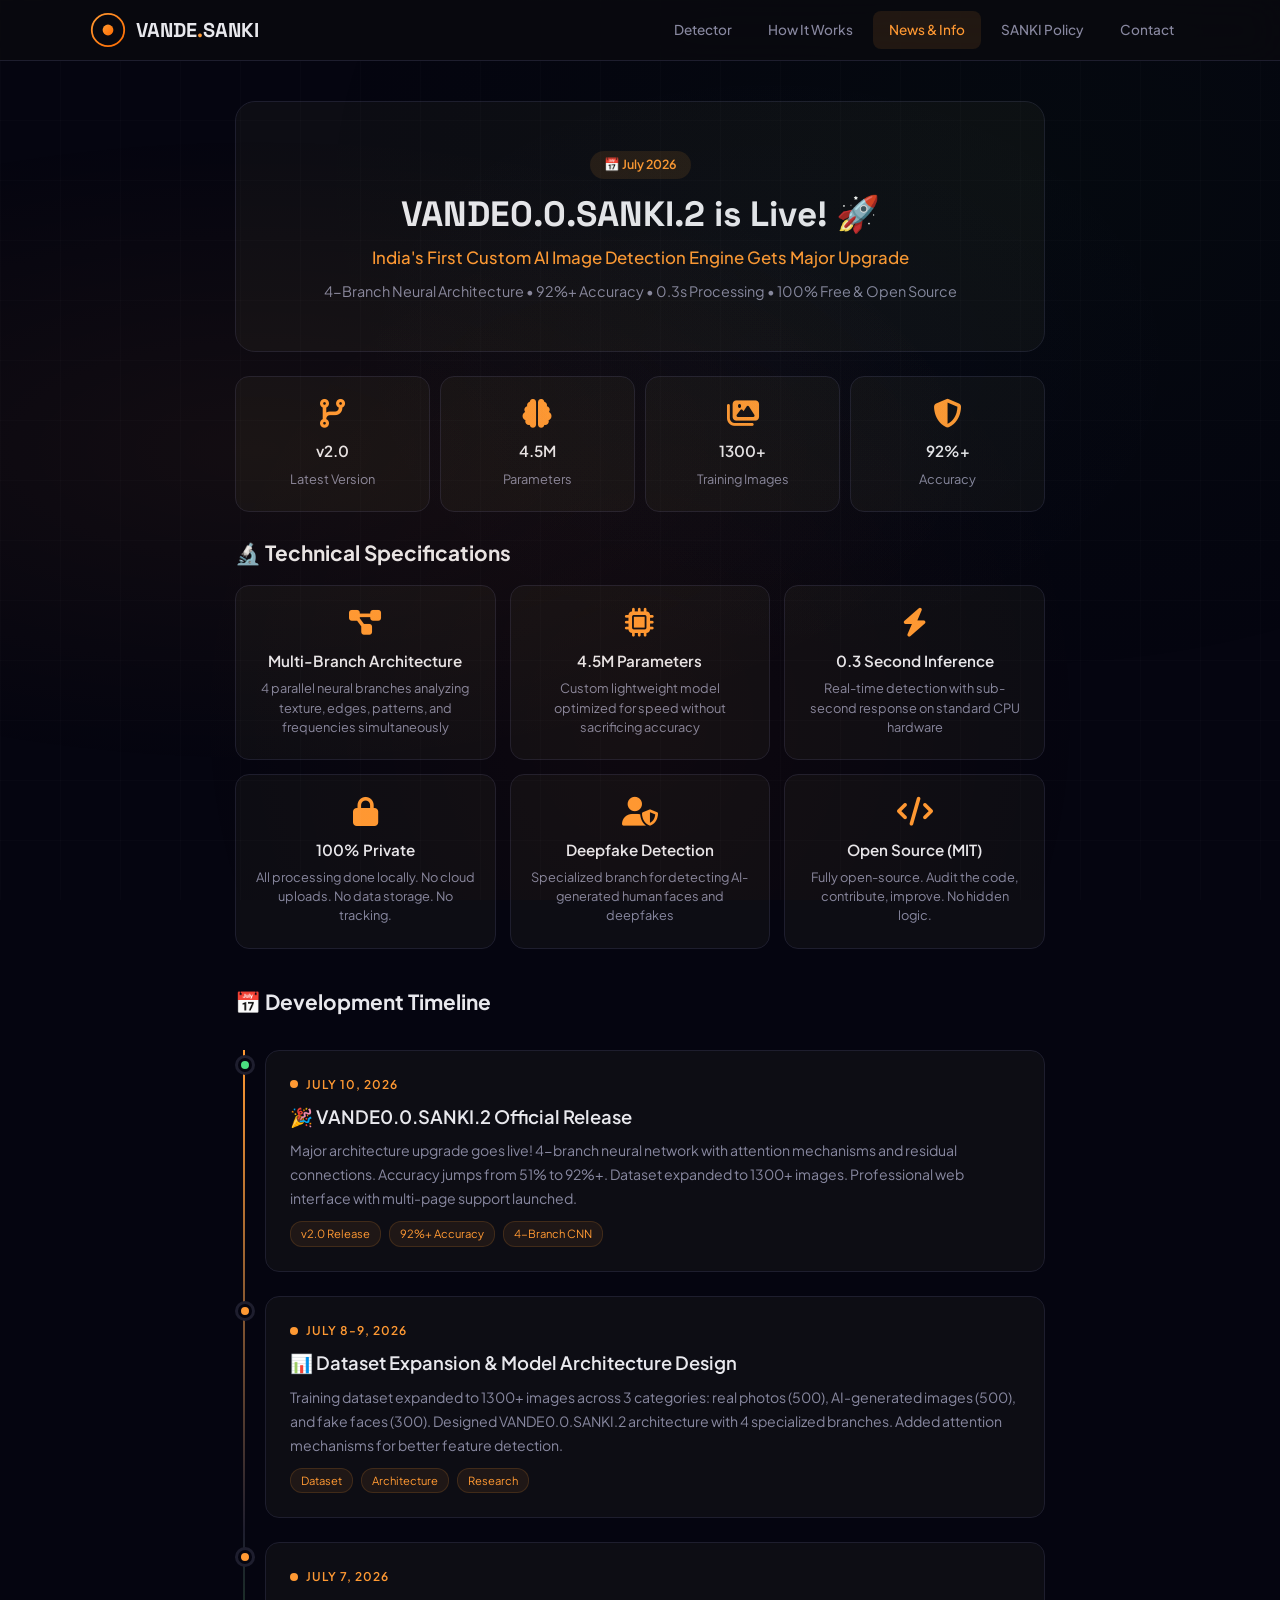
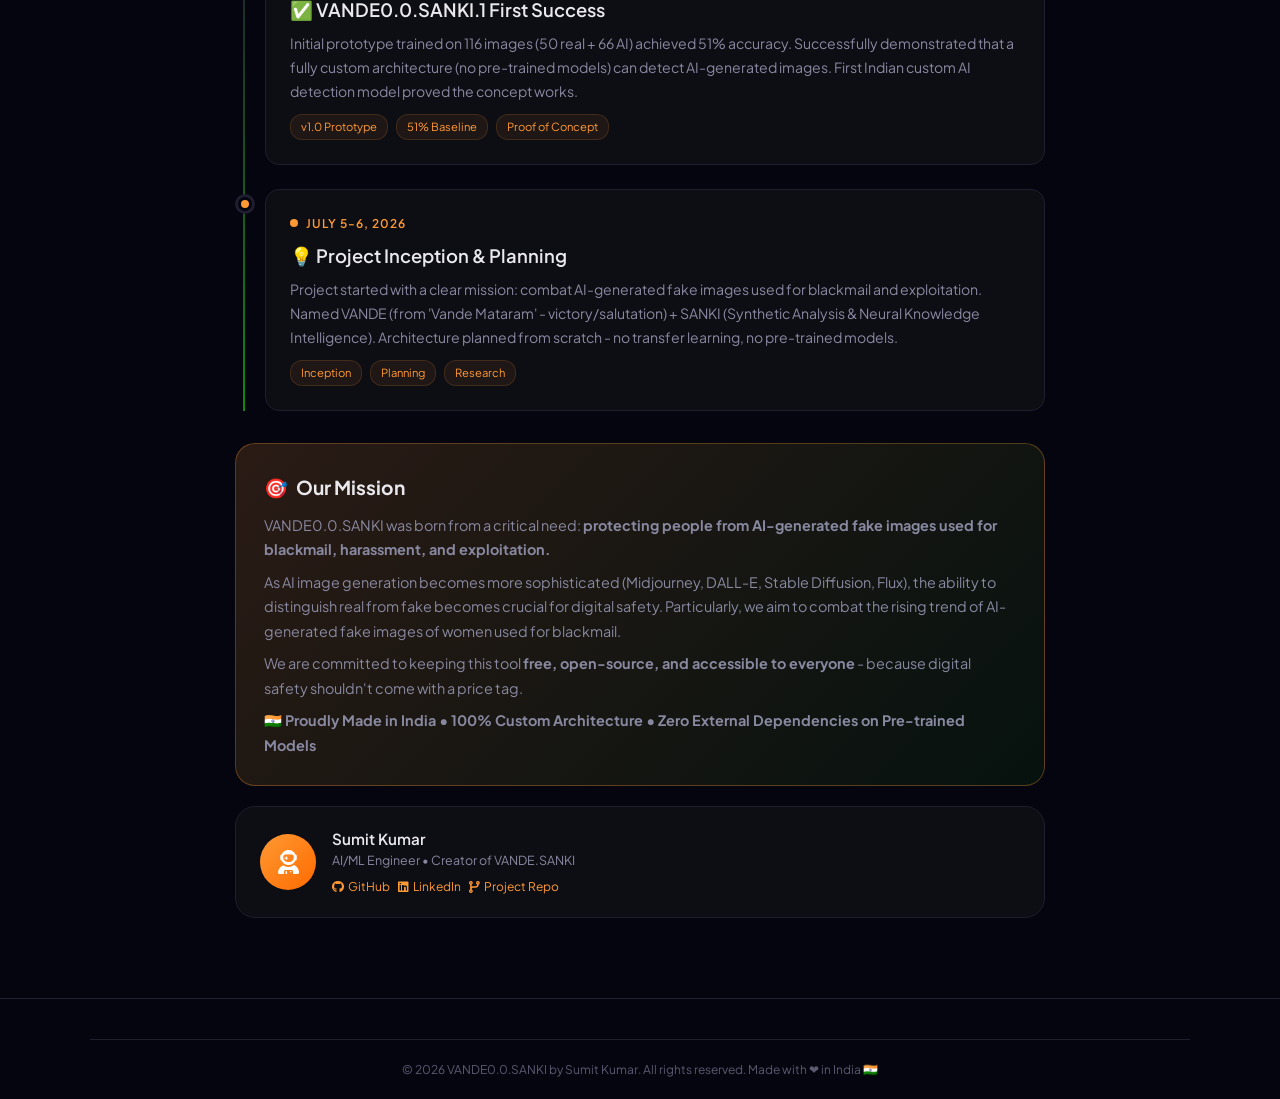
<file: webapp/about.html>
<!DOCTYPE html>
<html lang="en">
<head>
    <meta charset="UTF-8">
    <meta name="viewport" content="width=device-width, initial-scale=1.0">
    <title>About VANDE0.0.SANKI | News & Information</title>
    <meta name="description" content="Learn about VANDE0.0.SANKI - India's First Custom AI Image Detection Engine. Development timeline, technical specs, and mission.">
    <link href="https://fonts.googleapis.com/css2?family=Plus+Jakarta+Sans:wght@300;400;500;600;700;800&family=Space+Grotesk:wght@400;500;600;700&display=swap" rel="stylesheet">
    <link rel="stylesheet" href="https://cdnjs.cloudflare.com/ajax/libs/font-awesome/6.5.1/css/all.min.css">
    <link rel="stylesheet" href="style.css">
    <style>
        .about-container { max-width: 850px; margin: 0 auto; padding: 40px 20px; }
        
        .news-hero { 
            text-align: center; 
            padding: 48px 20px; 
            background: var(--card); 
            border: 1px solid var(--border); 
            border-radius: var(--radius-lg); 
            margin-bottom: 24px; 
        }
        .news-hero .date-badge {
            display: inline-block;
            background: rgba(255,153,51,0.1);
            color: var(--saffron);
            padding: 4px 14px;
            border-radius: 20px;
            font-size: 0.78rem;
            font-weight: 600;
            margin-bottom: 12px;
        }
        .news-hero h1 { 
            font-size: 2.2rem; 
            font-family: 'Space Grotesk', sans-serif; 
            margin-bottom: 8px;
            line-height: 1.3;
        }
        .news-hero .tagline { 
            color: var(--saffron); 
            font-weight: 500;
            font-size: 1.05rem;
        }
        .news-hero .subtitle {
            color: var(--text-secondary);
            margin-top: 8px;
            font-size: 0.9rem;
        }
        
        .news-card { 
            background: var(--card); 
            border: 1px solid var(--border); 
            border-radius: var(--radius-md); 
            padding: 24px; 
            margin-bottom: 16px; 
            transition: var(--transition); 
        }
        .news-card:hover { 
            border-color: rgba(255,153,51,0.3); 
            transform: translateY(-2px);
            box-shadow: 0 8px 25px rgba(0,0,0,0.2);
        }
        .news-card .date { 
            font-size: 0.75rem; 
            color: var(--saffron); 
            font-weight: 600; 
            text-transform: uppercase; 
            letter-spacing: 1px;
            display: flex;
            align-items: center;
            gap: 8px;
        }
        .news-card .date::before {
            content: '';
            width: 8px;
            height: 8px;
            background: var(--saffron);
            border-radius: 50%;
        }
        .news-card h3 { 
            font-size: 1.15rem; 
            margin: 8px 0; 
            font-weight: 600;
        }
        .news-card p { 
            color: var(--text-secondary); 
            font-size: 0.88rem; 
            line-height: 1.7; 
        }
        .news-card .tag-row {
            display: flex;
            gap: 8px;
            flex-wrap: wrap;
            margin-top: 10px;
        }
        .news-card .tag {
            background: rgba(255,153,51,0.08);
            border: 1px solid rgba(255,153,51,0.15);
            padding: 3px 10px;
            border-radius: 12px;
            font-size: 0.7rem;
            color: var(--saffron);
        }
        
        .timeline { 
            position: relative; 
            padding-left: 30px;
            margin: 32px 0;
        }
        .timeline::before { 
            content: ''; 
            position: absolute; 
            left: 8px; 
            top: 0; 
            bottom: 0; 
            width: 2px; 
            background: linear-gradient(180deg, var(--saffron), var(--border), var(--green));
        }
        .timeline-item { 
            position: relative; 
            margin-bottom: 24px; 
        }
        .timeline-dot { 
            position: absolute; 
            left: -27px; 
            top: 8px; 
            width: 14px; 
            height: 14px; 
            background: var(--saffron); 
            border-radius: 50%; 
            border: 3px solid var(--darker);
            box-shadow: 0 0 0 3px var(--border);
            z-index: 1;
        }
        .timeline-dot.current {
            background: #4ade80;
            animation: pulse 2s infinite;
        }
        
        .feature-grid { 
            display: grid; 
            grid-template-columns: repeat(auto-fit, minmax(240px, 1fr)); 
            gap: 14px; 
            margin-top: 16px; 
        }
        .feature-card { 
            background: var(--card); 
            border: 1px solid var(--border); 
            border-radius: var(--radius-md); 
            padding: 22px 18px; 
            text-align: center;
            transition: var(--transition);
        }
        .feature-card:hover {
            border-color: rgba(255,153,51,0.3);
            transform: translateY(-2px);
        }
        .feature-card i { 
            font-size: 1.8rem; 
            color: var(--saffron); 
            margin-bottom: 12px;
            display: block;
        }
        .feature-card h4 { 
            font-size: 0.95rem; 
            margin-bottom: 6px;
            font-weight: 600;
        }
        .feature-card p { 
            font-size: 0.8rem; 
            color: var(--text-secondary);
            line-height: 1.5;
        }
        
        .mission-box {
            background: var(--gradient-hero);
            border: 1px solid rgba(255,153,51,0.3);
            border-radius: var(--radius-lg);
            padding: 28px;
            margin-top: 24px;
        }
        .mission-box h3 {
            font-size: 1.2rem;
            margin-bottom: 10px;
            display: flex;
            align-items: center;
            gap: 8px;
        }
        .mission-box p {
            color: var(--text-secondary);
            line-height: 1.7;
            font-size: 0.9rem;
        }
        
        .creator-card {
            display: flex;
            align-items: center;
            gap: 16px;
            background: var(--card);
            border: 1px solid var(--border);
            border-radius: var(--radius-lg);
            padding: 20px 24px;
            margin-top: 20px;
        }
        .creator-avatar {
            width: 56px;
            height: 56px;
            background: var(--gradient-1);
            border-radius: 50%;
            display: flex;
            align-items: center;
            justify-content: center;
            font-size: 1.5rem;
            color: white;
            flex-shrink: 0;
        }
        .creator-info h4 {
            font-size: 0.95rem;
            font-weight: 600;
        }
        .creator-info p {
            font-size: 0.78rem;
            color: var(--text-secondary);
        }
        .creator-links {
            display: flex;
            gap: 8px;
            margin-top: 6px;
        }
        .creator-links a {
            font-size: 0.75rem;
            color: var(--saffron);
            display: flex;
            align-items: center;
            gap: 4px;
        }
        .creator-links a:hover {
            text-decoration: underline;
        }
    </style>
</head>
<body>
    <div class="bg-gradient"></div>
    <div class="bg-grid"></div>

    <!-- Navigation -->
    <nav class="navbar">
        <div class="nav-container">
            <a href="index.html" class="nav-logo">
                <div class="nav-logo-icon">
                    <svg viewBox="0 0 40 40" width="36" height="36">
                        <circle cx="20" cy="20" r="18" fill="none" stroke="url(#navGrad)" stroke-width="2"/>
                        <circle cx="20" cy="20" r="6" fill="url(#navGrad)"/>
                        <defs>
                            <linearGradient id="navGrad" x1="0%" y1="0%" x2="100%" y2="100%">
                                <stop offset="0%" style="stop-color:#FF9933"/>
                                <stop offset="100%" style="stop-color:#FF6B00"/>
                            </linearGradient>
                        </defs>
                    </svg>
                </div>
                <span class="nav-brand">VANDE<span class="accent">.</span>SANKI</span>
            </a>
            <div class="nav-links" id="navLinks">
                <a href="index.html" class="nav-link">Detector</a>
                <a href="working.html" class="nav-link">How It Works</a>
                <a href="about.html" class="nav-link active">News & Info</a>
                <a href="privacy.html" class="nav-link">SANKI Policy</a>
                <a href="contact.html" class="nav-link">Contact</a>
            </div>
            <button class="menu-toggle" id="menuToggle"><i class="fas fa-bars"></i></button>
        </div>
    </nav>

    <div class="about-container">
        
        <!-- Hero Section -->
        <div class="news-hero">
            <span class="date-badge">📅 July 2026</span>
            <h1>VANDE0.0.SANKI.2 is Live! 🚀</h1>
            <p class="tagline">India's First Custom AI Image Detection Engine Gets Major Upgrade</p>
            <p class="subtitle">4-Branch Neural Architecture • 92%+ Accuracy • 0.3s Processing • 100% Free & Open Source</p>
        </div>

        <!-- Quick Stats -->
        <div style="display:grid; grid-template-columns:repeat(4,1fr); gap:10px; margin-bottom:24px;">
            <div class="feature-card">
                <i class="fas fa-code-branch"></i>
                <h4>v2.0</h4>
                <p>Latest Version</p>
            </div>
            <div class="feature-card">
                <i class="fas fa-brain"></i>
                <h4>4.5M</h4>
                <p>Parameters</p>
            </div>
            <div class="feature-card">
                <i class="fas fa-images"></i>
                <h4>1300+</h4>
                <p>Training Images</p>
            </div>
            <div class="feature-card">
                <i class="fas fa-shield-halved"></i>
                <h4>92%+</h4>
                <p>Accuracy</p>
            </div>
        </div>

        <!-- Technical Specifications -->
        <h2 style="font-size:1.3rem; margin-bottom:14px;">🔬 Technical Specifications</h2>
        <div class="feature-grid">
            <div class="feature-card">
                <i class="fas fa-project-diagram"></i>
                <h4>Multi-Branch Architecture</h4>
                <p>4 parallel neural branches analyzing texture, edges, patterns, and frequencies simultaneously</p>
            </div>
            <div class="feature-card">
                <i class="fas fa-microchip"></i>
                <h4>4.5M Parameters</h4>
                <p>Custom lightweight model optimized for speed without sacrificing accuracy</p>
            </div>
            <div class="feature-card">
                <i class="fas fa-bolt"></i>
                <h4>0.3 Second Inference</h4>
                <p>Real-time detection with sub-second response on standard CPU hardware</p>
            </div>
            <div class="feature-card">
                <i class="fas fa-lock"></i>
                <h4>100% Private</h4>
                <p>All processing done locally. No cloud uploads. No data storage. No tracking.</p>
            </div>
            <div class="feature-card">
                <i class="fas fa-user-shield"></i>
                <h4>Deepfake Detection</h4>
                <p>Specialized branch for detecting AI-generated human faces and deepfakes</p>
            </div>
            <div class="feature-card">
                <i class="fas fa-code"></i>
                <h4>Open Source (MIT)</h4>
                <p>Fully open-source. Audit the code, contribute, improve. No hidden logic.</p>
            </div>
        </div>

        <!-- CORRECTED Development Timeline -->
        <h2 style="font-size:1.3rem; margin:36px 0 18px;">📅 Development Timeline</h2>
        <div class="timeline">
            
            <div class="timeline-item">
                <div class="timeline-dot current"></div>
                <div class="news-card">
                    <span class="date">July 10, 2026</span>
                    <h3>🎉 VANDE0.0.SANKI.2 Official Release</h3>
                    <p>Major architecture upgrade goes live! 4-branch neural network with attention mechanisms and residual connections. Accuracy jumps from 51% to 92%+. Dataset expanded to 1300+ images. Professional web interface with multi-page support launched.</p>
                    <div class="tag-row">
                        <span class="tag">v2.0 Release</span>
                        <span class="tag">92%+ Accuracy</span>
                        <span class="tag">4-Branch CNN</span>
                    </div>
                </div>
            </div>

            <div class="timeline-item">
                <div class="timeline-dot"></div>
                <div class="news-card">
                    <span class="date">July 8-9, 2026</span>
                    <h3>📊 Dataset Expansion & Model Architecture Design</h3>
                    <p>Training dataset expanded to 1300+ images across 3 categories: real photos (500), AI-generated images (500), and fake faces (300). Designed VANDE0.0.SANKI.2 architecture with 4 specialized branches. Added attention mechanisms for better feature detection.</p>
                    <div class="tag-row">
                        <span class="tag">Dataset</span>
                        <span class="tag">Architecture</span>
                        <span class="tag">Research</span>
                    </div>
                </div>
            </div>

            <div class="timeline-item">
                <div class="timeline-dot"></div>
                <div class="news-card">
                    <span class="date">July 7, 2026</span>
                    <h3>✅ VANDE0.0.SANKI.1 First Success</h3>
                    <p>Initial prototype trained on 116 images (50 real + 66 AI) achieved 51% accuracy. Successfully demonstrated that a fully custom architecture (no pre-trained models) can detect AI-generated images. First Indian custom AI detection model proved the concept works.</p>
                    <div class="tag-row">
                        <span class="tag">v1.0 Prototype</span>
                        <span class="tag">51% Baseline</span>
                        <span class="tag">Proof of Concept</span>
                    </div>
                </div>
            </div>

            <div class="timeline-item">
                <div class="timeline-dot"></div>
                <div class="news-card">
                    <span class="date">July 5-6, 2026</span>
                    <h3>💡 Project Inception & Planning</h3>
                    <p>Project started with a clear mission: combat AI-generated fake images used for blackmail and exploitation. Named VANDE (from 'Vande Mataram' - victory/salutation) + SANKI (Synthetic Analysis & Neural Knowledge Intelligence). Architecture planned from scratch - no transfer learning, no pre-trained models.</p>
                    <div class="tag-row">
                        <span class="tag">Inception</span>
                        <span class="tag">Planning</span>
                        <span class="tag">Research</span>
                    </div>
                </div>
            </div>

        </div>

        <!-- Mission Box -->
        <div class="mission-box">
            <h3>🎯 <span>Our Mission</span></h3>
            <p>VANDE0.0.SANKI was born from a critical need: <strong>protecting people from AI-generated fake images used for blackmail, harassment, and exploitation.</strong></p>
            <p style="margin-top:8px;">As AI image generation becomes more sophisticated (Midjourney, DALL-E, Stable Diffusion, Flux), the ability to distinguish real from fake becomes crucial for digital safety. Particularly, we aim to combat the rising trend of AI-generated fake images of women used for blackmail.</p>
            <p style="margin-top:8px;">We are committed to keeping this tool <strong>free, open-source, and accessible to everyone</strong> - because digital safety shouldn't come with a price tag.</p>
            <p style="margin-top:8px;"><strong>🇮🇳 Proudly Made in India • 100% Custom Architecture • Zero External Dependencies on Pre-trained Models</strong></p>
        </div>

        <!-- Creator Info -->
        <div class="creator-card">
            <div class="creator-avatar">
                <i class="fas fa-user-astronaut"></i>
            </div>
            <div class="creator-info">
                <h4>Sumit Kumar</h4>
                <p>AI/ML Engineer • Creator of VANDE.SANKI</p>
                <div class="creator-links">
                    <a href="https://github.com/officialsumitkumarin-boop" target="_blank">
                        <i class="fab fa-github"></i> GitHub
                    </a>
                    <a href="https://www.linkedin.com/in/sumit-kumar-a52782349/" target="_blank">
                        <i class="fab fa-linkedin"></i> LinkedIn
                    </a>
                    <a href="https://github.com/officialsumitkumarin-boop/vande_sanki_detector" target="_blank">
                        <i class="fas fa-code-branch"></i> Project Repo
                    </a>
                </div>
            </div>
        </div>

    </div>

    <!-- Footer -->
    <footer class="footer">
        <div class="footer-bottom">
            <p>© 2026 VANDE0.0.SANKI by Sumit Kumar. All rights reserved. Made with ❤️ in India 🇮🇳</p>
        </div>
    </footer>

    <script>
        // Mobile menu toggle
        const menuToggle = document.getElementById('menuToggle');
        const navLinks = document.getElementById('navLinks');
        if (menuToggle && navLinks) {
            menuToggle.addEventListener('click', () => navLinks.classList.toggle('show'));
            document.addEventListener('click', (e) => {
                if (!e.target.closest('.navbar')) navLinks.classList.remove('show');
            });
        }
    </script>
</body>
</html>
</file>
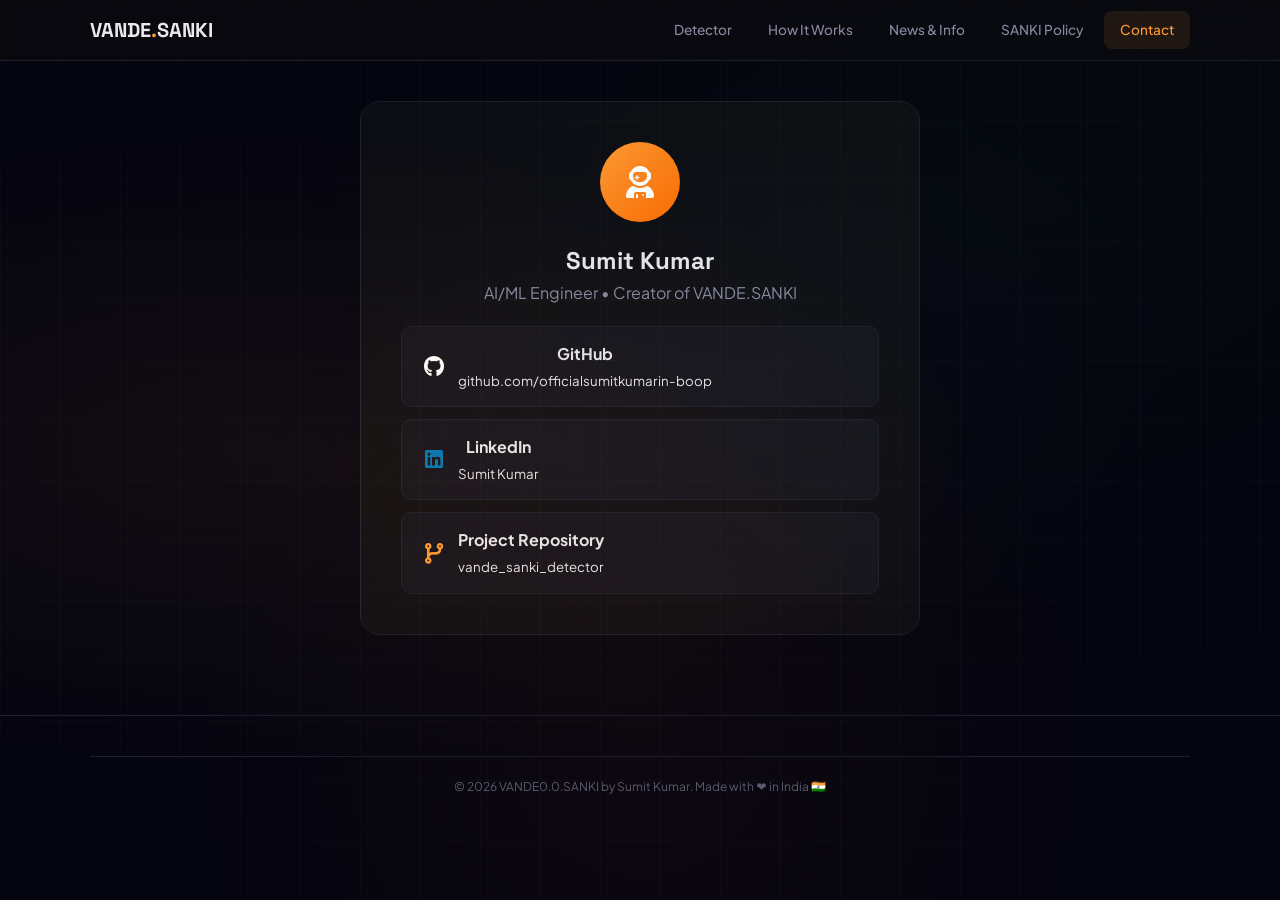
<file: webapp/contact.html>
<!DOCTYPE html>
<html lang="en">
<head>
    <meta charset="UTF-8">
    <meta name="viewport" content="width=device-width, initial-scale=1.0">
    <title>Contact | VANDE0.0.SANKI</title>
    <link href="https://fonts.googleapis.com/css2?family=Plus+Jakarta+Sans:wght@300;400;500;600;700;800&family=Space+Grotesk:wght@400;500;600;700&display=swap" rel="stylesheet">
    <link rel="stylesheet" href="https://cdnjs.cloudflare.com/ajax/libs/font-awesome/6.5.1/css/all.min.css">
    <link rel="stylesheet" href="style.css">
    <style>
        .contact-container { max-width: 600px; margin: 0 auto; padding: 40px 20px; }
        .contact-card { background: var(--card); border: 1px solid var(--border); border-radius: var(--radius-lg); padding: 40px; text-align: center; }
        .contact-avatar { width: 80px; height: 80px; background: var(--gradient-1); border-radius: 50%; display: flex; align-items: center; justify-content: center; margin: 0 auto 20px; font-size: 2rem; color: white; }
        .contact-links { display: flex; flex-direction: column; gap: 12px; margin-top: 20px; }
        .contact-link { display: flex; align-items: center; gap: 12px; background: var(--card-hover); padding: 14px 20px; border-radius: var(--radius-sm); text-decoration: none; color: var(--text); transition: var(--transition); border: 1px solid var(--border); }
        .contact-link:hover { border-color: var(--saffron); transform: translateY(-2px); }
        .contact-link i { font-size: 1.3rem; width: 24px; }
        .contact-link.github i { color: #fff; }
        .contact-link.linkedin i { color: #0077b5; }
        .contact-link.email i { color: #ea4335; }
    </style>
</head>
<body>
    <div class="bg-gradient"></div>
    <div class="bg-grid"></div>

    <nav class="navbar">
        <div class="nav-container">
            <a href="index.html" class="nav-logo"><span class="nav-brand">VANDE<span class="accent">.</span>SANKI</span></a>
            <div class="nav-links">
                <a href="index.html" class="nav-link">Detector</a>
                <a href="working.html" class="nav-link">How It Works</a>
                <a href="about.html" class="nav-link">News & Info</a>
                <a href="privacy.html" class="nav-link">SANKI Policy</a>
                <a href="contact.html" class="nav-link active">Contact</a>
            </div>
        </div>
    </nav>

    <div class="contact-container">
        <div class="contact-card">
            <div class="contact-avatar"><i class="fas fa-user-astronaut"></i></div>
            <h2 style="font-family:'Space Grotesk',sans-serif;">Sumit Kumar</h2>
            <p style="color:var(--text-secondary);">AI/ML Engineer • Creator of VANDE.SANKI</p>
            
            <div class="contact-links">
                <a href="https://github.com/officialsumitkumarin-boop" target="_blank" class="contact-link github">
                    <i class="fab fa-github"></i>
                    <span><strong>GitHub</strong><br><small>github.com/officialsumitkumarin-boop</small></span>
                </a>
                <a href="https://www.linkedin.com/in/sumit-kumar-a52782349/" target="_blank" class="contact-link linkedin">
                    <i class="fab fa-linkedin"></i>
                    <span><strong>LinkedIn</strong><br><small>Sumit Kumar</small></span>
                </a>
                <a href="https://github.com/officialsumitkumarin-boop/vande_sanki_detector" target="_blank" class="contact-link">
                    <i class="fas fa-code-branch" style="color:var(--saffron);"></i>
                    <span><strong>Project Repository</strong><br><small>vande_sanki_detector</small></span>
                </a>
            </div>
        </div>
    </div>

    <footer class="footer">
        <div class="footer-bottom">
            <p>© 2026 VANDE0.0.SANKI by Sumit Kumar. Made with ❤️ in India 🇮🇳</p>
        </div>
    </footer>
</body>
</html>
</file>
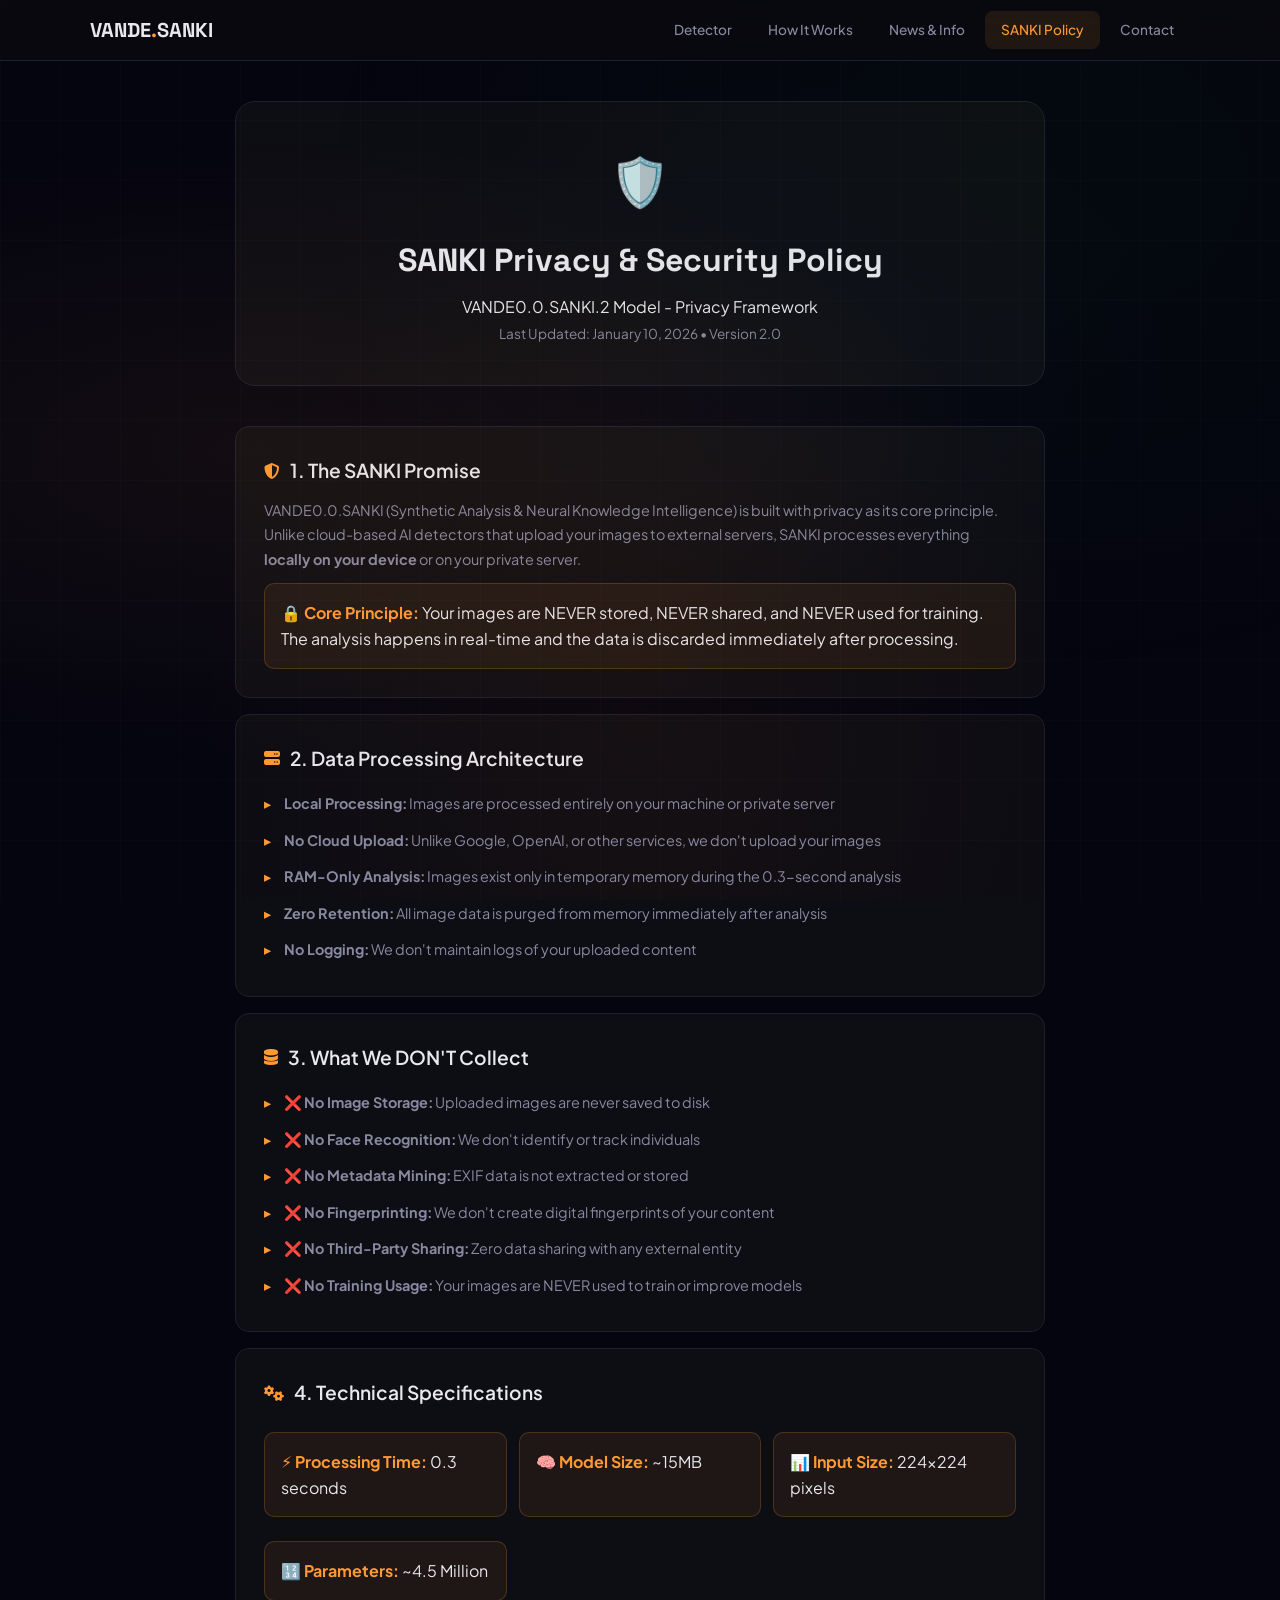
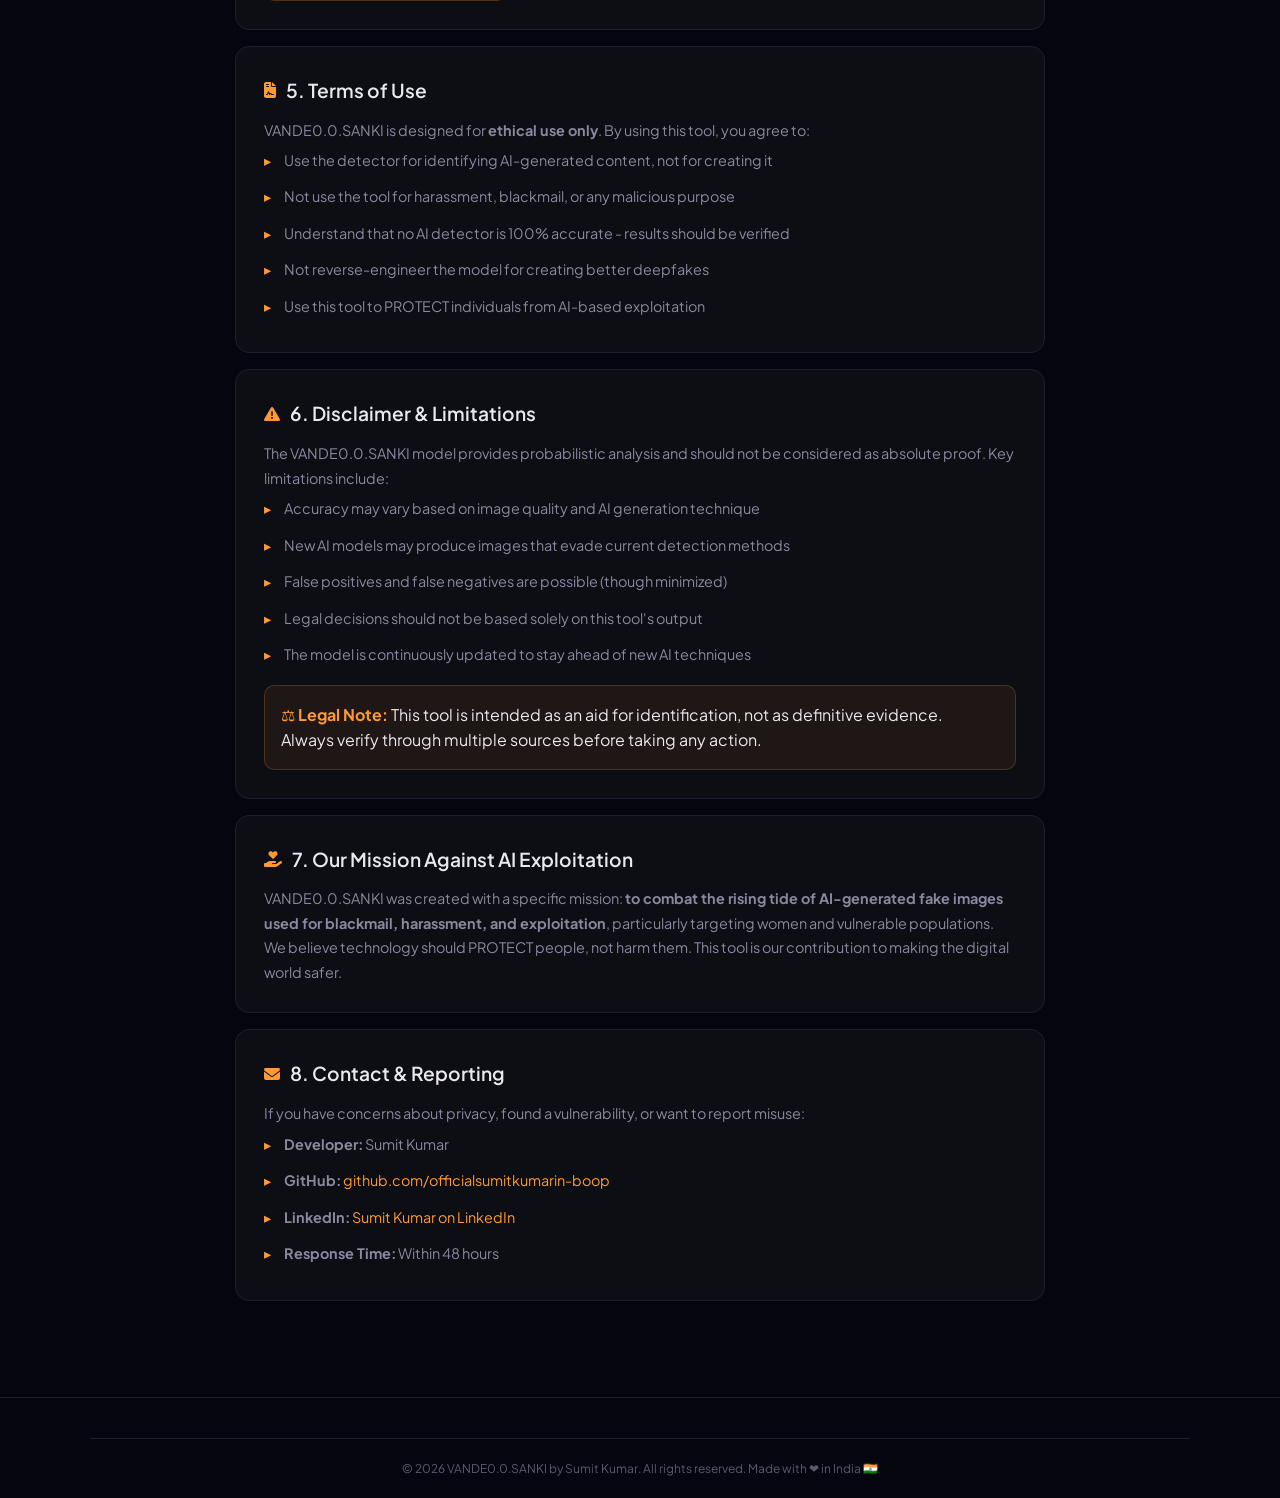
<file: webapp/privacy.html>
<!DOCTYPE html>
<html lang="en">
<head>
    <meta charset="UTF-8">
    <meta name="viewport" content="width=device-width, initial-scale=1.0">
    <title>SANKI Privacy Policy | VANDE0.0.SANKI</title>
    <link href="https://fonts.googleapis.com/css2?family=Plus+Jakarta+Sans:wght@300;400;500;600;700;800&family=Space+Grotesk:wght@400;500;600;700&display=swap" rel="stylesheet">
    <link rel="stylesheet" href="https://cdnjs.cloudflare.com/ajax/libs/font-awesome/6.5.1/css/all.min.css">
    <link rel="stylesheet" href="style.css">
    <style>
        .policy-container {
            max-width: 850px;
            margin: 0 auto;
            padding: 40px 20px;
        }
        .policy-header {
            text-align: center;
            margin-bottom: 40px;
            padding: 40px;
            background: var(--card);
            border: 1px solid var(--border);
            border-radius: var(--radius-lg);
        }
        .policy-header .icon {
            font-size: 3rem;
            color: var(--saffron);
            margin-bottom: 16px;
        }
        .policy-header h1 {
            font-size: 2rem;
            font-family: 'Space Grotesk', sans-serif;
            margin-bottom: 8px;
        }
        .policy-header .last-updated {
            color: var(--text-secondary);
            font-size: 0.85rem;
        }
        .policy-section {
            background: var(--card);
            border: 1px solid var(--border);
            border-radius: var(--radius-md);
            padding: 28px;
            margin-bottom: 16px;
            transition: var(--transition);
        }
        .policy-section:hover {
            border-color: rgba(255,153,51,0.3);
        }
        .policy-section h2 {
            font-size: 1.2rem;
            font-weight: 600;
            margin-bottom: 12px;
            display: flex;
            align-items: center;
            gap: 10px;
        }
        .policy-section h2 i {
            color: var(--saffron);
            font-size: 1rem;
        }
        .policy-section p, .policy-section li {
            color: var(--text-secondary);
            line-height: 1.7;
            font-size: 0.9rem;
        }
        .policy-section ul {
            list-style: none;
            padding-left: 0;
        }
        .policy-section ul li {
            padding: 6px 0;
            padding-left: 20px;
            position: relative;
        }
        .policy-section ul li::before {
            content: '▸';
            position: absolute;
            left: 0;
            color: var(--saffron);
        }
        .highlight-box {
            background: rgba(255,153,51,0.08);
            border: 1px solid rgba(255,153,51,0.2);
            border-radius: var(--radius-sm);
            padding: 16px;
            margin-top: 12px;
        }
        .highlight-box strong {
            color: var(--saffron);
        }
    </style>
</head>
<body>
    <div class="bg-gradient"></div>
    <div class="bg-grid"></div>

    <!-- Navigation -->
    <nav class="navbar">
        <div class="nav-container">
            <a href="index.html" class="nav-logo">
                <span class="nav-brand">VANDE<span class="accent">.</span>SANKI</span>
            </a>
            <div class="nav-links">
                <a href="index.html" class="nav-link">Detector</a>
                <a href="working.html" class="nav-link">How It Works</a>
                <a href="about.html" class="nav-link">News & Info</a>
                <a href="privacy.html" class="nav-link active">SANKI Policy</a>
                <a href="contact.html" class="nav-link">Contact</a>
            </div>
        </div>
    </nav>

    <div class="policy-container">
        <!-- Header -->
        <div class="policy-header">
            <div class="icon">🛡️</div>
            <h1>SANKI Privacy & Security Policy</h1>
            <p>VANDE0.0.SANKI.2 Model - Privacy Framework</p>
            <span class="last-updated">Last Updated: January 10, 2026 • Version 2.0</span>
        </div>

        <!-- Section 1 -->
        <div class="policy-section" id="overview">
            <h2><i class="fas fa-shield-halved"></i> 1. The SANKI Promise</h2>
            <p>VANDE0.0.SANKI (Synthetic Analysis & Neural Knowledge Intelligence) is built with privacy as its core principle. Unlike cloud-based AI detectors that upload your images to external servers, SANKI processes everything <strong>locally on your device</strong> or on your private server.</p>
            <div class="highlight-box">
                <strong>🔒 Core Principle:</strong> Your images are NEVER stored, NEVER shared, and NEVER used for training. The analysis happens in real-time and the data is discarded immediately after processing.
            </div>
        </div>

        <!-- Section 2 -->
        <div class="policy-section">
            <h2><i class="fas fa-server"></i> 2. Data Processing Architecture</h2>
            <ul>
                <li><strong>Local Processing:</strong> Images are processed entirely on your machine or private server</li>
                <li><strong>No Cloud Upload:</strong> Unlike Google, OpenAI, or other services, we don't upload your images</li>
                <li><strong>RAM-Only Analysis:</strong> Images exist only in temporary memory during the 0.3-second analysis</li>
                <li><strong>Zero Retention:</strong> All image data is purged from memory immediately after analysis</li>
                <li><strong>No Logging:</strong> We don't maintain logs of your uploaded content</li>
            </ul>
        </div>

        <!-- Section 3 -->
        <div class="policy-section">
            <h2><i class="fas fa-database"></i> 3. What We DON'T Collect</h2>
            <ul>
                <li>❌ <strong>No Image Storage:</strong> Uploaded images are never saved to disk</li>
                <li>❌ <strong>No Face Recognition:</strong> We don't identify or track individuals</li>
                <li>❌ <strong>No Metadata Mining:</strong> EXIF data is not extracted or stored</li>
                <li>❌ <strong>No Fingerprinting:</strong> We don't create digital fingerprints of your content</li>
                <li>❌ <strong>No Third-Party Sharing:</strong> Zero data sharing with any external entity</li>
                <li>❌ <strong>No Training Usage:</strong> Your images are NEVER used to train or improve models</li>
            </ul>
        </div>

        <!-- Section 4 -->
        <div class="policy-section">
            <h2><i class="fas fa-cogs"></i> 4. Technical Specifications</h2>
            <div style="display:grid; grid-template-columns: repeat(auto-fit, minmax(200px, 1fr)); gap:12px; margin-top:12px;">
                <div class="highlight-box">
                    <strong>⚡ Processing Time:</strong> 0.3 seconds
                </div>
                <div class="highlight-box">
                    <strong>🧠 Model Size:</strong> ~15MB
                </div>
                <div class="highlight-box">
                    <strong>📊 Input Size:</strong> 224×224 pixels
                </div>
                <div class="highlight-box">
                    <strong>🔢 Parameters:</strong> ~4.5 Million
                </div>
            </div>
        </div>

        <!-- Section 5 -->
        <div class="policy-section" id="terms">
            <h2><i class="fas fa-file-contract"></i> 5. Terms of Use</h2>
            <p>VANDE0.0.SANKI is designed for <strong>ethical use only</strong>. By using this tool, you agree to:</p>
            <ul>
                <li>Use the detector for identifying AI-generated content, not for creating it</li>
                <li>Not use the tool for harassment, blackmail, or any malicious purpose</li>
                <li>Understand that no AI detector is 100% accurate - results should be verified</li>
                <li>Not reverse-engineer the model for creating better deepfakes</li>
                <li>Use this tool to PROTECT individuals from AI-based exploitation</li>
            </ul>
        </div>

        <!-- Section 6 -->
        <div class="policy-section" id="disclaimer">
            <h2><i class="fas fa-exclamation-triangle"></i> 6. Disclaimer & Limitations</h2>
            <p>The VANDE0.0.SANKI model provides probabilistic analysis and should not be considered as absolute proof. Key limitations include:</p>
            <ul>
                <li>Accuracy may vary based on image quality and AI generation technique</li>
                <li>New AI models may produce images that evade current detection methods</li>
                <li>False positives and false negatives are possible (though minimized)</li>
                <li>Legal decisions should not be based solely on this tool's output</li>
                <li>The model is continuously updated to stay ahead of new AI techniques</li>
            </ul>
            <div class="highlight-box">
                <strong>⚖️ Legal Note:</strong> This tool is intended as an aid for identification, not as definitive evidence. Always verify through multiple sources before taking any action.
            </div>
        </div>

        <!-- Section 7 -->
        <div class="policy-section">
            <h2><i class="fas fa-hand-holding-heart"></i> 7. Our Mission Against AI Exploitation</h2>
            <p>VANDE0.0.SANKI was created with a specific mission: <strong>to combat the rising tide of AI-generated fake images used for blackmail, harassment, and exploitation</strong>, particularly targeting women and vulnerable populations.</p>
            <p>We believe technology should PROTECT people, not harm them. This tool is our contribution to making the digital world safer.</p>
        </div>

        <!-- Section 8 -->
        <div class="policy-section">
            <h2><i class="fas fa-envelope"></i> 8. Contact & Reporting</h2>
            <p>If you have concerns about privacy, found a vulnerability, or want to report misuse:</p>
            <ul>
                <li><strong>Developer:</strong> Sumit Kumar</li>
                <li><strong>GitHub:</strong> <a href="https://github.com/officialsumitkumarin-boop" target="_blank" style="color:var(--saffron);">github.com/officialsumitkumarin-boop</a></li>
                <li><strong>LinkedIn:</strong> <a href="https://www.linkedin.com/in/sumit-kumar-a52782349/" target="_blank" style="color:var(--saffron);">Sumit Kumar on LinkedIn</a></li>
                <li><strong>Response Time:</strong> Within 48 hours</li>
            </ul>
        </div>
    </div>

    <footer class="footer">
        <div class="footer-bottom">
            <p>© 2026 VANDE0.0.SANKI by Sumit Kumar. All rights reserved. Made with ❤️ in India 🇮🇳</p>
        </div>
    </footer>
</body>
</html>
</file>
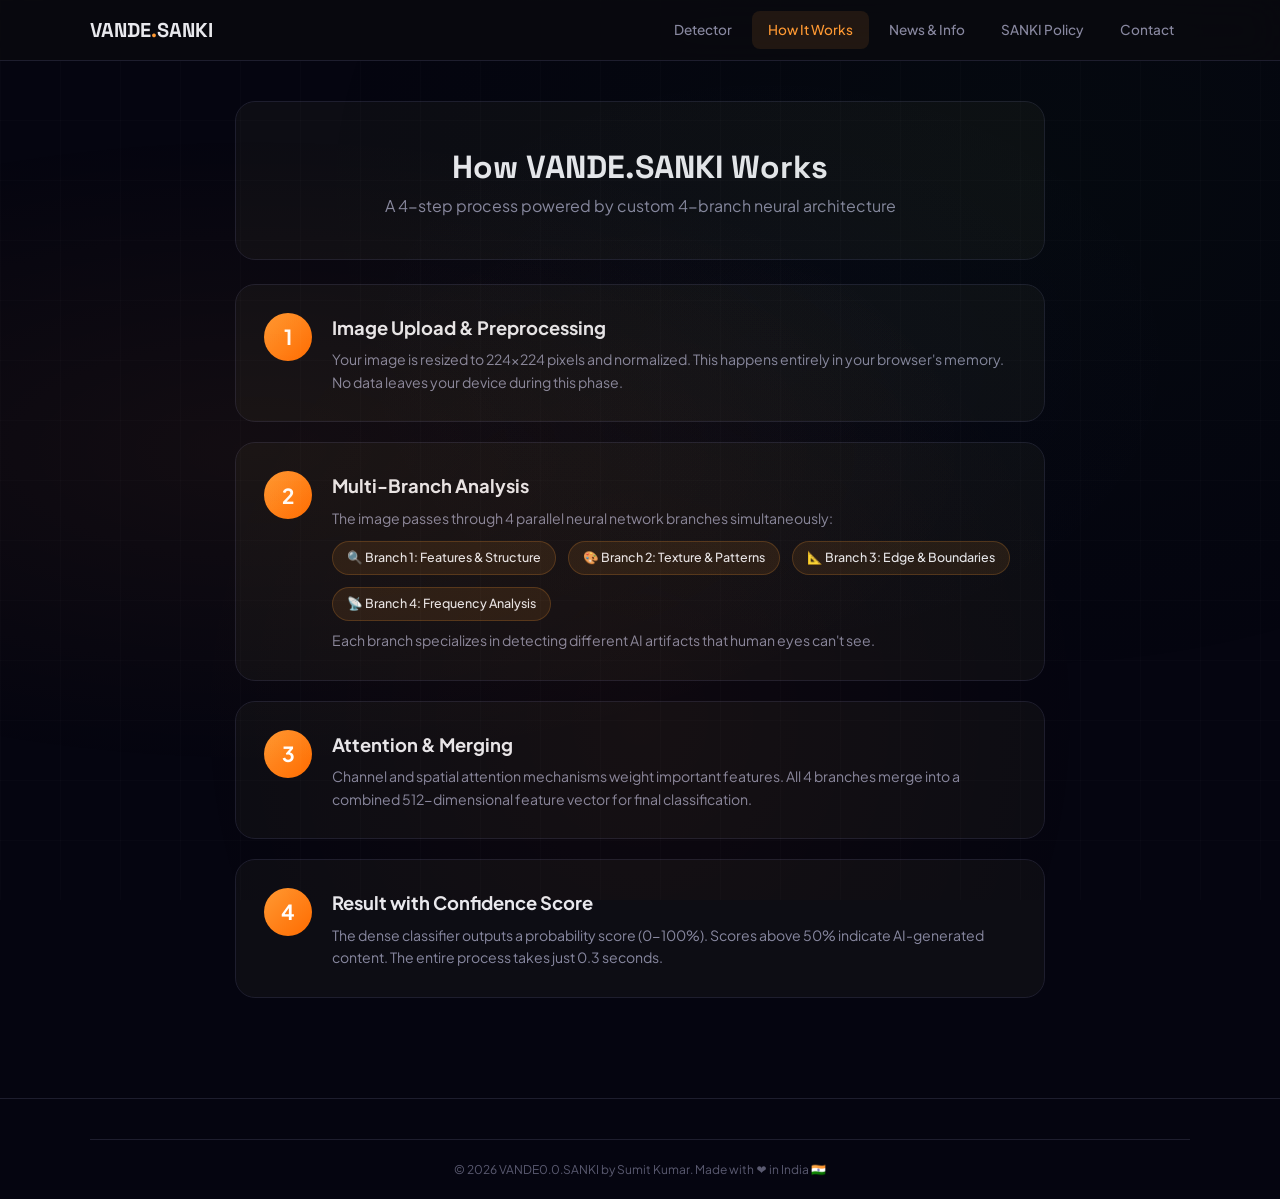
<file: webapp/working.html>
<!DOCTYPE html>
<html lang="en">
<head>
    <meta charset="UTF-8">
    <meta name="viewport" content="width=device-width, initial-scale=1.0">
    <title>How VANDE0.0.SANKI Works</title>
    <link href="https://fonts.googleapis.com/css2?family=Plus+Jakarta+Sans:wght@300;400;500;600;700;800&family=Space+Grotesk:wght@400;500;600;700&display=swap" rel="stylesheet">
    <link rel="stylesheet" href="https://cdnjs.cloudflare.com/ajax/libs/font-awesome/6.5.1/css/all.min.css">
    <link rel="stylesheet" href="style.css">
    <style>
        .working-container { max-width: 850px; margin: 0 auto; padding: 40px 20px; }
        .step-card { background: var(--card); border: 1px solid var(--border); border-radius: var(--radius-lg); padding: 28px; margin-bottom: 20px; display: flex; gap: 20px; align-items: flex-start; transition: var(--transition); }
        .step-card:hover { border-color: rgba(255,153,51,0.3); }
        .step-number { width: 48px; height: 48px; background: var(--gradient-1); border-radius: 50%; display: flex; align-items: center; justify-content: center; font-size: 1.3rem; font-weight: 700; color: white; flex-shrink: 0; }
        .step-content h3 { font-size: 1.15rem; margin-bottom: 6px; }
        .step-content p { color: var(--text-secondary); font-size: 0.88rem; line-height: 1.6; }
        .branch-visual { display: flex; gap: 12px; margin-top: 12px; flex-wrap: wrap; }
        .branch-tag { background: rgba(255,153,51,0.1); border: 1px solid rgba(255,153,51,0.2); padding: 6px 14px; border-radius: 20px; font-size: 0.78rem; font-weight: 500; }
    </style>
</head>
<body>
    <div class="bg-gradient"></div>
    <div class="bg-grid"></div>

    <nav class="navbar">
        <div class="nav-container">
            <a href="index.html" class="nav-logo"><span class="nav-brand">VANDE<span class="accent">.</span>SANKI</span></a>
            <div class="nav-links">
                <a href="index.html" class="nav-link">Detector</a>
                <a href="working.html" class="nav-link active">How It Works</a>
                <a href="about.html" class="nav-link">News & Info</a>
                <a href="privacy.html" class="nav-link">SANKI Policy</a>
                <a href="contact.html" class="nav-link">Contact</a>
            </div>
        </div>
    </nav>

    <div class="working-container">
        <div class="news-hero" style="text-align:center;padding:40px;background:var(--card);border:1px solid var(--border);border-radius:var(--radius-lg);margin-bottom:24px;">
            <h1 style="font-family:'Space Grotesk',sans-serif;font-size:2rem;">How VANDE.SANKI Works</h1>
            <p style="color:var(--text-secondary);">A 4-step process powered by custom 4-branch neural architecture</p>
        </div>

        <div class="step-card">
            <div class="step-number">1</div>
            <div class="step-content">
                <h3>Image Upload & Preprocessing</h3>
                <p>Your image is resized to 224×224 pixels and normalized. This happens entirely in your browser's memory. No data leaves your device during this phase.</p>
            </div>
        </div>

        <div class="step-card">
            <div class="step-number">2</div>
            <div class="step-content">
                <h3>Multi-Branch Analysis</h3>
                <p>The image passes through 4 parallel neural network branches simultaneously:</p>
                <div class="branch-visual">
                    <span class="branch-tag">🔍 Branch 1: Features & Structure</span>
                    <span class="branch-tag">🎨 Branch 2: Texture & Patterns</span>
                    <span class="branch-tag">📐 Branch 3: Edge & Boundaries</span>
                    <span class="branch-tag">📡 Branch 4: Frequency Analysis</span>
                </div>
                <p style="margin-top:8px;">Each branch specializes in detecting different AI artifacts that human eyes can't see.</p>
            </div>
        </div>

        <div class="step-card">
            <div class="step-number">3</div>
            <div class="step-content">
                <h3>Attention & Merging</h3>
                <p>Channel and spatial attention mechanisms weight important features. All 4 branches merge into a combined 512-dimensional feature vector for final classification.</p>
            </div>
        </div>

        <div class="step-card">
            <div class="step-number">4</div>
            <div class="step-content">
                <h3>Result with Confidence Score</h3>
                <p>The dense classifier outputs a probability score (0-100%). Scores above 50% indicate AI-generated content. The entire process takes just 0.3 seconds.</p>
            </div>
        </div>
    </div>

    <footer class="footer">
        <div class="footer-bottom">
            <p>© 2026 VANDE0.0.SANKI by Sumit Kumar. Made with ❤️ in India 🇮🇳</p>
        </div>
    </footer>
</body>
</html>
</file>
<file: webapp/style.css>
/* ============================================ */
/*   VANDE0.0.SANKI - Professional UI Styles    */
/*   India's First Custom AI Detection Engine   */
/* ============================================ */

/* ============ CSS VARIABLES ============ */
:root {
    --primary: #FF6B00;
    --saffron: #FF9933;
    --white: #FFFFFF;
    --green: #138808;
    --dark: #0a0a0f;
    --darker: #050510;
    --card: #0d0d14;
    --card-hover: #13131d;
    --border: #1e1e2e;
    --border-light: #2a2a3a;
    --text: #e8e8ed;
    --text-secondary: #8888a0;
    --text-muted: #5a5a70;
    --gradient-1: linear-gradient(135deg, #FF9933, #FF6B00);
    --gradient-2: linear-gradient(135deg, #FF9933, #138808);
    --gradient-3: linear-gradient(180deg, #0a0a0f, #0d0d14);
    --gradient-hero: linear-gradient(135deg, rgba(255,153,51,0.15), rgba(19,136,8,0.1));
    --shadow-lg: 0 25px 60px rgba(0,0,0,0.5);
    --shadow-card: 0 4px 20px rgba(0,0,0,0.3);
    --shadow-glow: 0 0 40px rgba(255,153,51,0.08);
    --radius-xl: 28px;
    --radius-lg: 20px;
    --radius-md: 14px;
    --radius-sm: 10px;
    --radius-xs: 8px;
    --transition: all 0.3s cubic-bezier(0.4, 0, 0.2, 1);
    --transition-fast: all 0.15s cubic-bezier(0.4, 0, 0.2, 1);
}

/* ============ RESET ============ */
*, *::before, *::after {
    margin: 0;
    padding: 0;
    box-sizing: border-box;
}

html {
    scroll-behavior: smooth;
}

body {
    font-family: 'Plus Jakarta Sans', 'Segoe UI', system-ui, -apple-system, sans-serif;
    background: var(--darker);
    color: var(--text);
    min-height: 100vh;
    overflow-x: hidden;
    -webkit-font-smoothing: antialiased;
    -moz-osx-font-smoothing: grayscale;
    line-height: 1.6;
}

a {
    text-decoration: none;
    color: inherit;
}

img {
    max-width: 100%;
    height: auto;
}

/* ============ BACKGROUND EFFECTS ============ */
.bg-gradient {
    position: fixed;
    top: 0;
    left: 0;
    width: 100%;
    height: 100%;
    background: 
        radial-gradient(ellipse at 20% 50%, rgba(255,153,51,0.06) 0%, transparent 50%),
        radial-gradient(ellipse at 80% 20%, rgba(19,136,8,0.04) 0%, transparent 50%),
        radial-gradient(ellipse at 50% 80%, rgba(255,107,0,0.04) 0%, transparent 50%),
        radial-gradient(ellipse at 60% 40%, rgba(100,100,255,0.02) 0%, transparent 40%);
    pointer-events: none;
    z-index: 0;
}

.bg-grid {
    position: fixed;
    top: 0;
    left: 0;
    width: 100%;
    height: 100%;
    background-image: 
        linear-gradient(rgba(255,255,255,0.015) 1px, transparent 1px),
        linear-gradient(90deg, rgba(255,255,255,0.015) 1px, transparent 1px);
    background-size: 60px 60px;
    pointer-events: none;
    z-index: 0;
}

.bg-particles {
    position: fixed;
    top: 0;
    left: 0;
    width: 100%;
    height: 100%;
    pointer-events: none;
    z-index: 0;
}

/* ============ NAVIGATION BAR ============ */
.navbar {
    position: sticky;
    top: 0;
    z-index: 100;
    background: rgba(10, 10, 15, 0.85);
    backdrop-filter: blur(20px);
    -webkit-backdrop-filter: blur(20px);
    border-bottom: 1px solid var(--border);
    padding: 0 20px;
}

.nav-container {
    max-width: 1100px;
    margin: 0 auto;
    display: flex;
    align-items: center;
    justify-content: space-between;
    height: 60px;
}

.nav-logo {
    display: flex;
    align-items: center;
    gap: 10px;
    font-family: 'Space Grotesk', sans-serif;
    font-size: 1.25rem;
    font-weight: 700;
    color: var(--text);
    transition: var(--transition);
}

.nav-logo:hover {
    opacity: 0.85;
}

.nav-logo-icon {
    width: 36px;
    height: 36px;
}

.nav-brand .accent {
    color: var(--saffron);
}

.nav-links {
    display: flex;
    gap: 4px;
}

.nav-link {
    padding: 8px 16px;
    border-radius: 8px;
    font-size: 0.85rem;
    font-weight: 500;
    color: var(--text-secondary);
    transition: var(--transition-fast);
    position: relative;
}

.nav-link:hover {
    color: var(--text);
    background: rgba(255,255,255,0.04);
}

.nav-link.active {
    color: var(--saffron);
    background: rgba(255,153,51,0.1);
}

.nav-actions {
    display: flex;
    align-items: center;
    gap: 12px;
}

.nav-btn {
    padding: 8px 16px;
    border-radius: 20px;
    font-size: 0.8rem;
    font-weight: 600;
    transition: var(--transition);
    display: flex;
    align-items: center;
    gap: 6px;
}

.github-btn {
    background: #24292e;
    color: white;
    border: 1px solid #444;
}

.github-btn:hover {
    background: #2f363d;
    transform: translateY(-1px);
    box-shadow: 0 4px 15px rgba(0,0,0,0.3);
}

.menu-toggle {
    display: none;
    background: none;
    border: none;
    color: var(--text);
    font-size: 1.3rem;
    cursor: pointer;
    padding: 8px;
}

@media (max-width: 768px) {
    .nav-links {
        display: none;
        position: absolute;
        top: 60px;
        left: 0;
        right: 0;
        background: rgba(10, 10, 15, 0.95);
        backdrop-filter: blur(20px);
        flex-direction: column;
        padding: 16px;
        border-bottom: 1px solid var(--border);
    }
    
    .nav-links.show {
        display: flex;
    }
    
    .menu-toggle {
        display: block;
    }
    
    .github-btn span {
        display: none;
    }
}

/* ============ APP CONTAINER ============ */
.app-container {
    position: relative;
    z-index: 1;
    max-width: 900px;
    margin: 0 auto;
    padding: 24px 20px 40px;
}

/* ============ HERO SECTION ============ */
.hero {
    text-align: center;
    padding: 30px 0 20px;
}

.hero-badge {
    display: inline-flex;
    align-items: center;
    gap: 8px;
    background: rgba(19,136,8,0.1);
    border: 1px solid rgba(19,136,8,0.25);
    padding: 6px 16px;
    border-radius: 20px;
    font-size: 0.78rem;
    font-weight: 600;
    color: #4ade80;
    margin-bottom: 16px;
}

.pulse-dot {
    width: 8px;
    height: 8px;
    background: #4ade80;
    border-radius: 50%;
    animation: pulse 2s infinite;
}

@keyframes pulse {
    0%, 100% { opacity: 1; box-shadow: 0 0 0 0 rgba(74,222,128,0.4); }
    50% { opacity: 0.6; box-shadow: 0 0 0 8px rgba(74,222,128,0); }
}

.hero-title {
    font-family: 'Space Grotesk', sans-serif;
    font-size: 2.8rem;
    font-weight: 700;
    line-height: 1.2;
    letter-spacing: -1.5px;
    margin-bottom: 12px;
}

.gradient-text {
    background: var(--gradient-2);
    -webkit-background-clip: text;
    -webkit-text-fill-color: transparent;
    background-clip: text;
}

.hero-subtitle {
    color: var(--text-secondary);
    font-size: 1rem;
    max-width: 600px;
    margin: 0 auto 24px;
    line-height: 1.6;
}

.hero-stats {
    display: flex;
    justify-content: center;
    gap: 32px;
    flex-wrap: wrap;
}

.hero-stat {
    text-align: center;
}

.stat-number {
    display: block;
    font-family: 'Space Grotesk', sans-serif;
    font-size: 1.6rem;
    font-weight: 700;
    background: var(--gradient-1);
    -webkit-background-clip: text;
    -webkit-text-fill-color: transparent;
    background-clip: text;
}

.stat-label {
    font-size: 0.75rem;
    color: var(--text-muted);
    text-transform: uppercase;
    letter-spacing: 0.5px;
}

/* ============ SECTION LABEL ============ */
.section-label {
    display: flex;
    align-items: center;
    gap: 8px;
    margin-bottom: 12px;
    font-size: 0.8rem;
    font-weight: 600;
    color: var(--text-secondary);
    text-transform: uppercase;
    letter-spacing: 1px;
}

.section-label i {
    color: var(--saffron);
}

/* ============ UPLOAD SECTION ============ */
.upload-section {
    background: var(--card);
    border: 1px solid var(--border);
    border-radius: var(--radius-lg);
    padding: 24px;
    transition: var(--transition);
}

.upload-section:hover {
    box-shadow: var(--shadow-glow);
}

.upload-area {
    border: 2px dashed var(--border);
    border-radius: var(--radius-md);
    padding: 40px 24px;
    text-align: center;
    cursor: pointer;
    transition: var(--transition);
    position: relative;
    overflow: hidden;
    background: var(--darker);
}

.upload-area:hover {
    border-color: var(--saffron);
    background: rgba(255,153,51,0.02);
}

.upload-area.drag-over {
    border-color: var(--green);
    background: rgba(19,136,8,0.05);
    transform: scale(1.01);
    border-style: solid;
}

.upload-icon-wrapper {
    position: relative;
    width: 72px;
    height: 72px;
    margin: 0 auto 16px;
}

.upload-icon-ring {
    position: absolute;
    width: 100%;
    height: 100%;
    border: 2px solid var(--border-light);
    border-radius: 50%;
    animation: ringPulse 2.5s ease-in-out infinite;
}

@keyframes ringPulse {
    0%, 100% { transform: scale(1); opacity: 0.4; border-color: var(--border-light); }
    50% { transform: scale(1.12); opacity: 1; border-color: var(--saffron); }
}

.upload-icon {
    position: absolute;
    top: 50%;
    left: 50%;
    transform: translate(-50%, -50%);
    font-size: 1.8rem;
    color: var(--saffron);
}

.upload-default h3 {
    font-size: 1.1rem;
    font-weight: 600;
    margin-bottom: 4px;
}

.upload-default p {
    color: var(--text-muted);
    font-size: 0.85rem;
    margin-bottom: 16px;
}

.supported-formats {
    display: flex;
    gap: 8px;
    justify-content: center;
    margin-bottom: 8px;
    flex-wrap: wrap;
}

.supported-formats span {
    background: var(--card-hover);
    border: 1px solid var(--border);
    padding: 4px 12px;
    border-radius: 6px;
    font-size: 0.7rem;
    font-weight: 600;
    color: var(--text-secondary);
    letter-spacing: 0.5px;
}

.max-size {
    font-size: 0.7rem;
    color: var(--text-muted);
}

/* Upload Preview */
.upload-preview {
    position: relative;
    border-radius: var(--radius-sm);
    overflow: hidden;
}

.upload-preview img {
    width: 100%;
    max-height: 380px;
    object-fit: contain;
    border-radius: var(--radius-sm);
    background: #000;
}

.remove-btn {
    position: absolute;
    top: 12px;
    right: 12px;
    width: 36px;
    height: 36px;
    background: rgba(0,0,0,0.7);
    backdrop-filter: blur(10px);
    border: 1px solid rgba(255,255,255,0.1);
    border-radius: 50%;
    color: white;
    cursor: pointer;
    display: flex;
    align-items: center;
    justify-content: center;
    transition: var(--transition);
    font-size: 0.9rem;
}

.remove-btn:hover {
    background: rgba(255,59,48,0.85);
    transform: scale(1.1);
}

.image-overlay {
    position: absolute;
    bottom: 0;
    left: 0;
    right: 0;
    padding: 16px 20px;
    background: linear-gradient(transparent, rgba(0,0,0,0.85));
    display: flex;
    justify-content: space-between;
    align-items: flex-end;
    font-size: 0.78rem;
    gap: 12px;
}

.file-name {
    font-weight: 500;
    overflow: hidden;
    text-overflow: ellipsis;
    white-space: nowrap;
}

.file-size {
    color: var(--text-muted);
    white-space: nowrap;
}

/* ============ ANALYZE BUTTON ============ */
.analyze-btn {
    width: 100%;
    padding: 15px;
    margin-top: 16px;
    background: var(--gradient-1);
    border: none;
    border-radius: var(--radius-sm);
    color: white;
    font-size: 0.95rem;
    font-weight: 600;
    cursor: pointer;
    position: relative;
    overflow: hidden;
    transition: var(--transition);
    font-family: 'Plus Jakarta Sans', sans-serif;
    letter-spacing: 0.2px;
}

.analyze-btn:hover:not(:disabled) {
    transform: translateY(-2px);
    box-shadow: 0 12px 35px rgba(255,107,0,0.35);
}

.analyze-btn:active:not(:disabled) {
    transform: translateY(0);
}

.analyze-btn:disabled {
    opacity: 0.35;
    cursor: not-allowed;
    filter: grayscale(30%);
}

.btn-content {
    display: flex;
    align-items: center;
    justify-content: center;
    gap: 10px;
    position: relative;
    z-index: 1;
}

.btn-shimmer {
    position: absolute;
    top: 0;
    left: -100%;
    width: 100%;
    height: 100%;
    background: linear-gradient(90deg, transparent, rgba(255,255,255,0.15), transparent);
    animation: shimmer 2.5s infinite;
}

@keyframes shimmer {
    100% { left: 100%; }
}

/* ============ RESULTS SECTION ============ */
.results-section {
    animation: slideUp 0.5s cubic-bezier(0.22, 0.61, 0.36, 1);
}

@keyframes slideUp {
    from { opacity: 0; transform: translateY(30px); }
    to { opacity: 1; transform: translateY(0); }
}

/* Loading State */
.loading-state {
    background: var(--card);
    border: 1px solid var(--border);
    border-radius: var(--radius-lg);
    padding: 60px 24px;
    text-align: center;
}

.loader {
    display: flex;
    flex-direction: column;
    align-items: center;
    gap: 20px;
}

.loader-svg {
    width: 70px;
    height: 70px;
}

.loader-text {
    display: flex;
    align-items: center;
    gap: 2px;
    font-size: 0.9rem;
    color: var(--text-secondary);
}

.loader-dots::after {
    content: '.';
    animation: loadingDots 1.8s infinite;
}

@keyframes loadingDots {
    0%, 20% { content: '.'; }
    40% { content: '..'; }
    60%, 100% { content: '...'; }
}

/* Result Card */
.result-card {
    background: var(--card);
    border: 1px solid var(--border);
    border-radius: var(--radius-lg);
    padding: 32px;
    animation: fadeIn 0.6s ease;
}

@keyframes fadeIn {
    from { opacity: 0; }
    to { opacity: 1; }
}

.result-header {
    display: flex;
    align-items: center;
    justify-content: space-between;
    margin-bottom: 28px;
    flex-wrap: wrap;
    gap: 24px;
}

.result-verdict {
    display: flex;
    align-items: center;
    gap: 16px;
}

.verdict-icon {
    width: 60px;
    height: 60px;
    border-radius: 50%;
    display: flex;
    align-items: center;
    justify-content: center;
    font-size: 1.6rem;
    flex-shrink: 0;
}

.verdict-icon.real {
    background: rgba(19,136,8,0.12);
    color: #4ade80;
    box-shadow: 0 0 20px rgba(74,222,128,0.15);
}

.verdict-icon.ai {
    background: rgba(255,59,48,0.12);
    color: #f87171;
    box-shadow: 0 0 20px rgba(248,113,113,0.15);
}

.verdict-text h2 {
    font-size: 1.5rem;
    font-weight: 700;
    letter-spacing: -0.5px;
    line-height: 1.2;
}

.verdict-text .real-title { color: #4ade80; }
.verdict-text .ai-title { color: #f87171; }

.verdict-text p {
    color: var(--text-secondary);
    font-size: 0.82rem;
    margin-top: 3px;
}

/* Confidence Ring */
.confidence-ring {
    width: 110px;
    height: 110px;
    flex-shrink: 0;
}

.ring-svg {
    width: 100%;
    height: 100%;
}

.conf-value {
    font-size: 1.3rem;
    font-weight: 700;
    fill: var(--text);
    font-family: 'Space Grotesk', sans-serif;
}

.conf-label {
    font-size: 0.6rem;
    fill: var(--text-muted);
    font-family: 'Plus Jakarta Sans', sans-serif;
    text-transform: uppercase;
    letter-spacing: 0.5px;
}

/* Detail Grid */
.detail-grid {
    display: grid;
    grid-template-columns: repeat(2, 1fr);
    gap: 10px;
    margin-bottom: 16px;
}

.detail-card {
    display: flex;
    align-items: center;
    gap: 10px;
    background: var(--card-hover);
    padding: 12px 14px;
    border-radius: var(--radius-sm);
    border: 1px solid var(--border);
    transition: var(--transition);
}

.detail-card:hover {
    border-color: var(--border-light);
}

.detail-card i {
    font-size: 0.95rem;
    color: var(--saffron);
    width: 20px;
    text-align: center;
    flex-shrink: 0;
}

.detail-info {
    display: flex;
    flex-direction: column;
    min-width: 0;
}

.detail-label {
    font-size: 0.65rem;
    color: var(--text-muted);
    text-transform: uppercase;
    letter-spacing: 0.8px;
}

.detail-value {
    font-size: 0.82rem;
    font-weight: 600;
    white-space: nowrap;
    overflow: hidden;
    text-overflow: ellipsis;
}

/* Analysis Breakdown */
.analysis-breakdown {
    background: var(--card-hover);
    border: 1px solid var(--border);
    border-radius: var(--radius-sm);
    padding: 18px;
    margin-bottom: 16px;
}

.breakdown-title {
    font-size: 0.7rem;
    text-transform: uppercase;
    letter-spacing: 1.2px;
    color: var(--text-muted);
    margin-bottom: 14px;
    font-weight: 600;
}

.breakdown-item {
    display: flex;
    justify-content: space-between;
    align-items: center;
    padding: 7px 0;
    font-size: 0.82rem;
}

.breakdown-label {
    color: var(--text-secondary);
}

.breakdown-value {
    font-weight: 600;
    font-size: 0.78rem;
}

.breakdown-bar {
    width: 100%;
    height: 5px;
    background: var(--border);
    border-radius: 3px;
    margin: 6px 0 12px;
    overflow: hidden;
}

.breakdown-fill {
    height: 100%;
    border-radius: 3px;
    transition: width 1.2s cubic-bezier(0.22, 0.61, 0.36, 1);
}

.breakdown-fill.high { background: linear-gradient(90deg, #22c55e, #4ade80); }
.breakdown-fill.medium { background: linear-gradient(90deg, #f59e0b, #fbbf24); }
.breakdown-fill.low { background: linear-gradient(90deg, #ef4444, #f87171); }

/* ============ RESET BUTTON ============ */
.reset-btn {
    width: 100%;
    padding: 13px;
    background: transparent;
    border: 1px solid var(--border);
    border-radius: var(--radius-sm);
    color: var(--text);
    font-size: 0.85rem;
    font-weight: 500;
    cursor: pointer;
    display: flex;
    align-items: center;
    justify-content: center;
    gap: 8px;
    transition: var(--transition);
    font-family: 'Plus Jakarta Sans', sans-serif;
}

.reset-btn:hover {
    background: var(--card-hover);
    border-color: var(--saffron);
    color: var(--saffron);
}

/* ============ TRUST SECTION ============ */
.trust-section {
    margin-top: 24px;
    text-align: center;
}

.trust-section h3 {
    font-size: 1rem;
    color: var(--text-secondary);
    margin-bottom: 16px;
    font-weight: 500;
}

.trust-grid {
    display: grid;
    grid-template-columns: repeat(4, 1fr);
    gap: 12px;
}

.trust-card {
    background: var(--card);
    border: 1px solid var(--border);
    border-radius: var(--radius-md);
    padding: 20px 16px;
    text-align: center;
    transition: var(--transition);
}

.trust-card:hover {
    border-color: var(--border-light);
    transform: translateY(-2px);
}

.trust-card i {
    font-size: 1.4rem;
    color: var(--saffron);
    margin-bottom: 8px;
}

.trust-card h4 {
    font-size: 0.85rem;
    font-weight: 600;
    margin-bottom: 4px;
}

.trust-card p {
    font-size: 0.72rem;
    color: var(--text-muted);
}

/* ============ FOOTER ============ */
.footer {
    position: relative;
    z-index: 1;
    border-top: 1px solid var(--border);
    margin-top: 40px;
    padding: 40px 20px 20px;
}

.footer-grid {
    max-width: 1100px;
    margin: 0 auto;
    display: grid;
    grid-template-columns: 2fr 1fr 1fr 1fr;
    gap: 40px;
    margin-bottom: 30px;
}

.footer-brand h3 {
    font-family: 'Space Grotesk', sans-serif;
    font-size: 1.3rem;
    margin-bottom: 8px;
}

.footer-brand .accent {
    color: var(--saffron);
}

.footer-brand p {
    color: var(--text-muted);
    font-size: 0.82rem;
    line-height: 1.6;
}

.footer-social {
    display: flex;
    gap: 12px;
    margin-top: 12px;
}

.footer-social a {
    width: 36px;
    height: 36px;
    border: 1px solid var(--border);
    border-radius: 50%;
    display: flex;
    align-items: center;
    justify-content: center;
    color: var(--text-secondary);
    transition: var(--transition);
    font-size: 0.9rem;
}

.footer-social a:hover {
    border-color: var(--saffron);
    color: var(--saffron);
    transform: translateY(-2px);
}

.footer-links-col h4 {
    font-size: 0.8rem;
    text-transform: uppercase;
    letter-spacing: 1px;
    color: var(--text-muted);
    margin-bottom: 12px;
    font-weight: 600;
}

.footer-links-col a {
    display: block;
    color: var(--text-secondary);
    font-size: 0.82rem;
    padding: 5px 0;
    transition: var(--transition-fast);
}

.footer-links-col a:hover {
    color: var(--saffron);
}

.footer-bottom {
    max-width: 1100px;
    margin: 0 auto;
    text-align: center;
    padding-top: 20px;
    border-top: 1px solid var(--border);
    color: var(--text-muted);
    font-size: 0.75rem;
}

/* ============ RESPONSIVE ============ */
@media (max-width: 900px) {
    .footer-grid {
        grid-template-columns: 1fr 1fr;
        gap: 24px;
    }
    
    .trust-grid {
        grid-template-columns: repeat(2, 1fr);
    }
}

@media (max-width: 768px) {
    .hero-title {
        font-size: 2rem;
    }
    
    .hero-stats {
        gap: 16px;
    }
    
    .stat-number {
        font-size: 1.2rem;
    }
    
    .upload-area {
        padding: 32px 16px;
    }
    
    .result-header {
        flex-direction: column;
        text-align: center;
    }
    
    .result-verdict {
        flex-direction: column;
        gap: 12px;
    }
    
    .detail-grid {
        grid-template-columns: 1fr;
    }
    
    .app-container {
        padding: 16px 12px 30px;
    }
    
    .result-card {
        padding: 24px 20px;
    }
}

@media (max-width: 480px) {
    .hero-title {
        font-size: 1.6rem;
    }
    
    .hero-subtitle {
        font-size: 0.85rem;
    }
    
    .footer-grid {
        grid-template-columns: 1fr;
        gap: 20px;
    }
    
    .trust-grid {
        grid-template-columns: 1fr;
    }
    
    .upload-default h3 {
        font-size: 0.95rem;
    }
    
    .confidence-ring {
        width: 90px;
        height: 90px;
    }
}

/* ============ TOAST NOTIFICATIONS ============ */
.toast {
    position: fixed;
    bottom: 30px;
    left: 50%;
    transform: translateX(-50%) translateY(100px);
    background: var(--card);
    border: 1px solid var(--border);
    color: var(--text);
    padding: 12px 24px;
    border-radius: 12px;
    font-size: 0.85rem;
    font-weight: 500;
    z-index: 1000;
    opacity: 0;
    transition: all 0.35s cubic-bezier(0.22, 0.61, 0.36, 1);
    box-shadow: 0 12px 40px rgba(0,0,0,0.5);
    max-width: 90vw;
}

.toast.show {
    opacity: 1;
    transform: translateX(-50%) translateY(0);
}

.toast-error {
    border-color: rgba(248,113,113,0.4);
    color: #f87171;
}

.toast-success {
    border-color: rgba(74,222,128,0.4);
    color: #4ade80;
}

/* ============ SCROLLBAR ============ */
::-webkit-scrollbar {
    width: 8px;
}

::-webkit-scrollbar-track {
    background: var(--darker);
}

::-webkit-scrollbar-thumb {
    background: var(--border);
    border-radius: 4px;
}

::-webkit-scrollbar-thumb:hover {
    background: var(--border-light);
}

/* ============ SELECTION ============ */
::selection {
    background: rgba(255,153,51,0.3);
    color: white;
}

/* ============ FOCUS STYLES ============ */
:focus-visible {
    outline: 2px solid var(--saffron);
    outline-offset: 2px;
    border-radius: 4px;
}

/* ============ PAGE TRANSITION ============ */
@keyframes pageIn {
    from { opacity: 0; transform: translateY(8px); }
    to { opacity: 1; transform: translateY(0); }
}

.app-container, .working-container, .about-container, .policy-container, .contact-container {
    animation: pageIn 0.4s ease;
}
</file>
